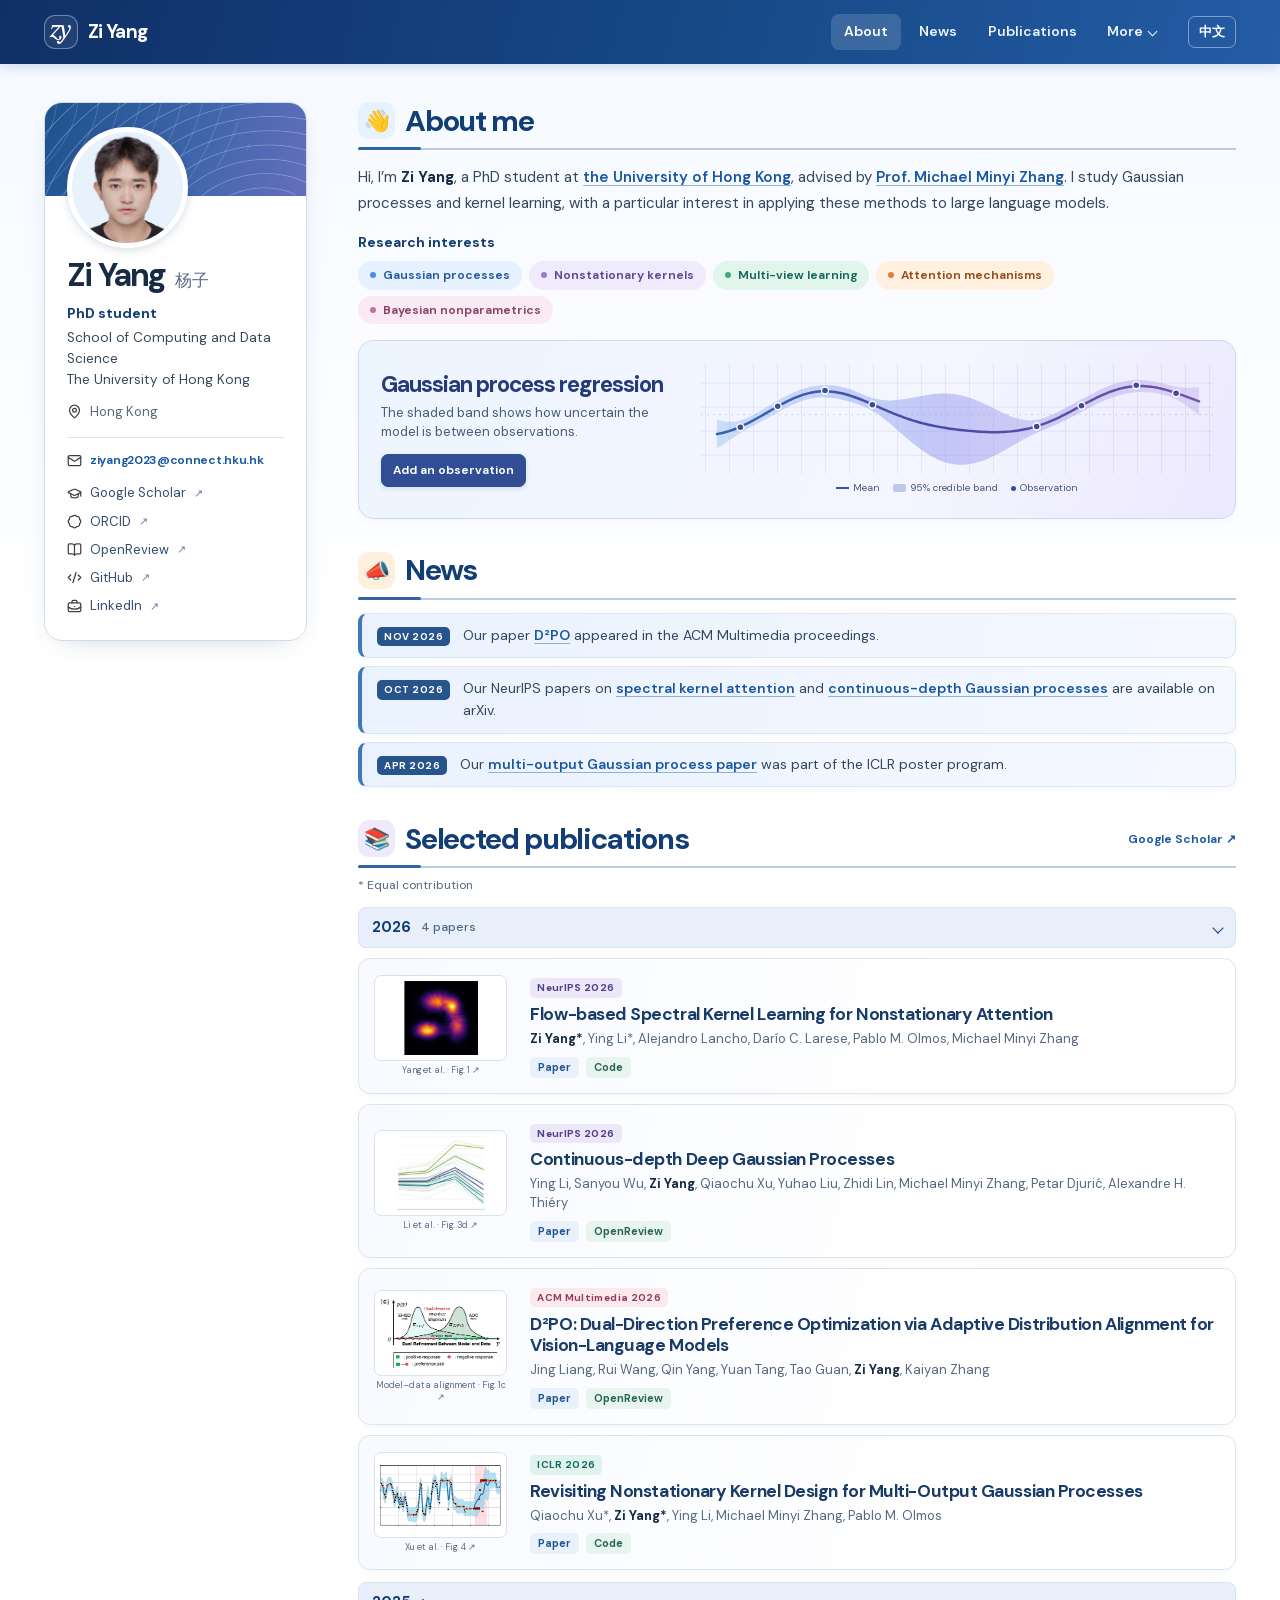
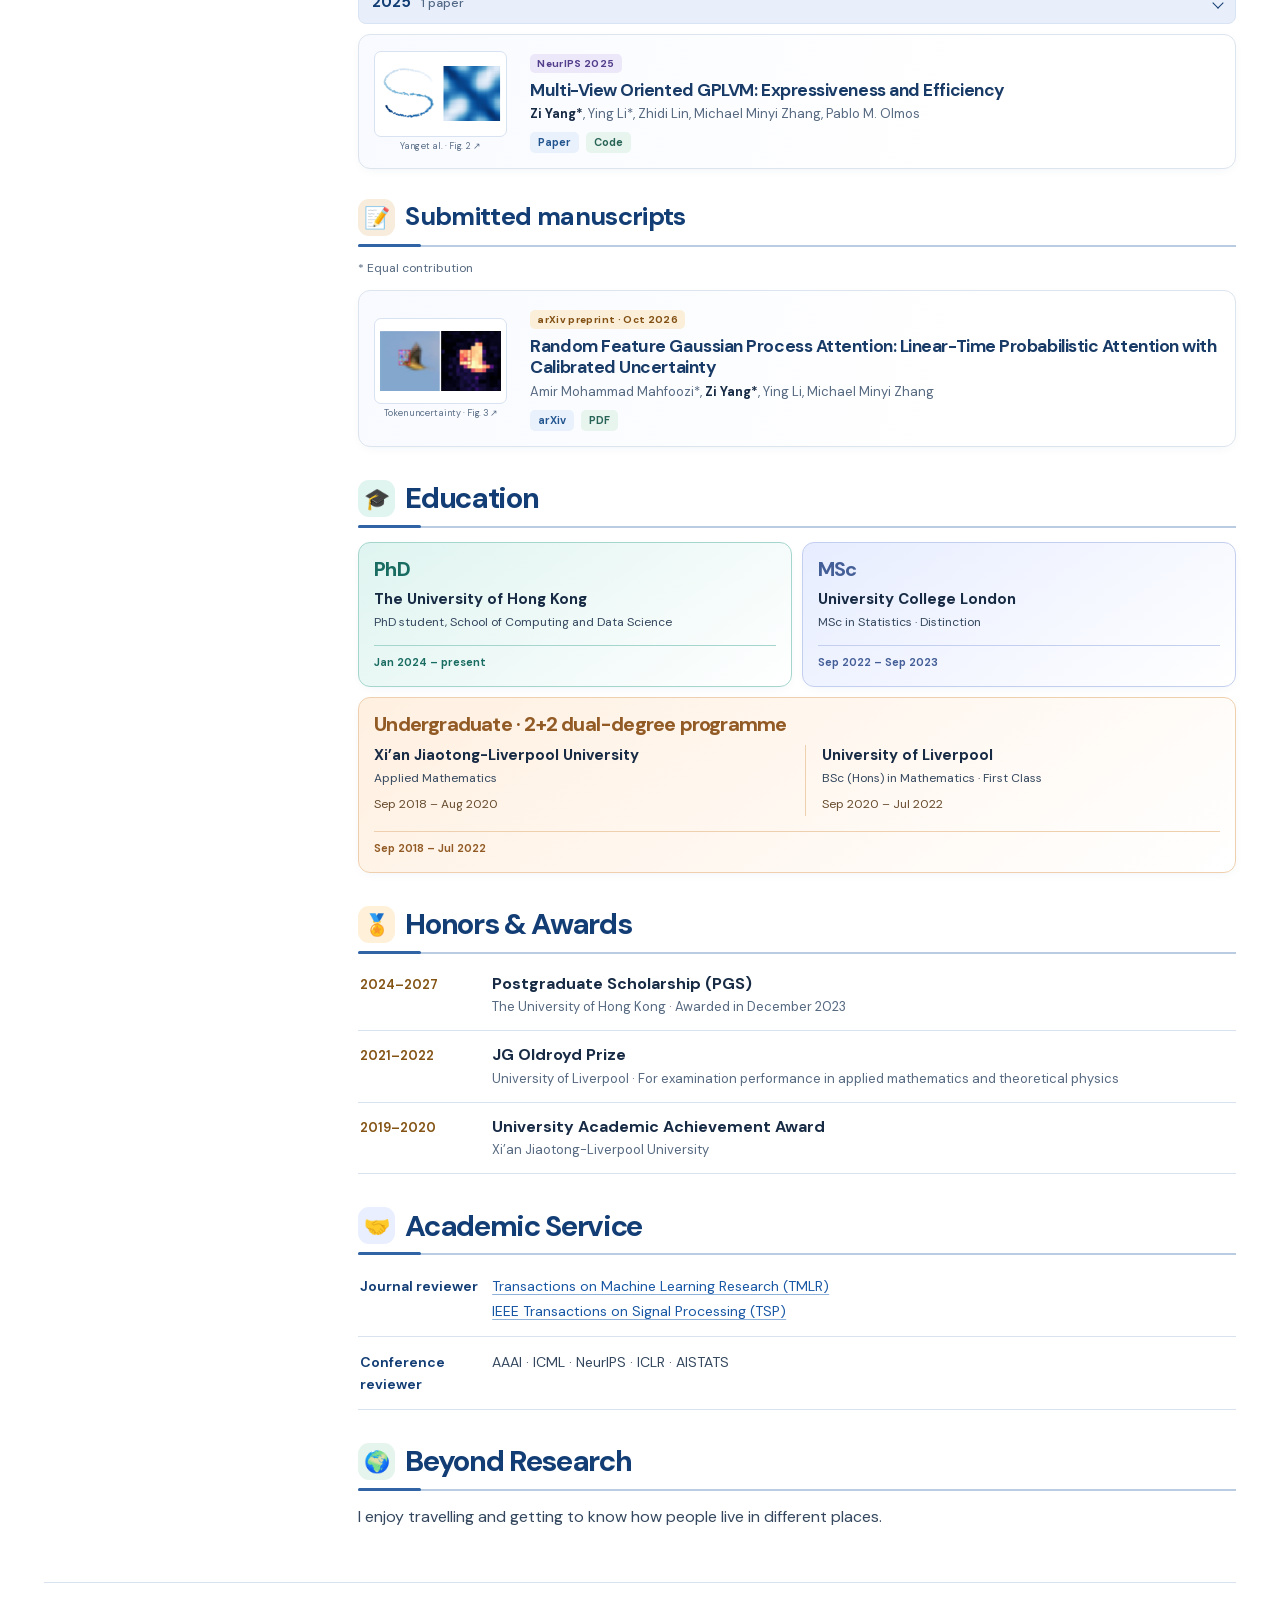
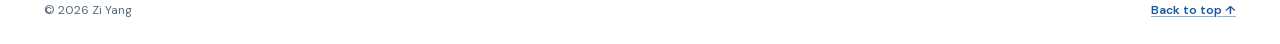
<file: index.html>
<!doctype html>
<html lang="en">
<head>
  <meta charset="utf-8">
  <meta name="viewport" content="width=device-width, initial-scale=1">
  <meta name="referrer" content="no-referrer">
  <meta name="theme-color" content="#103e83">
  <meta name="description" content="Zi Yang is a PhD student at the University of Hong Kong studying Gaussian processes, kernel learning, and their applications to large language models.">
  <title>Zi Yang 杨子 · The University of Hong Kong</title>
  <link rel="canonical" href="https://ziyang18.github.io/">
  <link rel="alternate" hreflang="en" href="https://ziyang18.github.io/">
  <link rel="alternate" hreflang="zh-Hans" href="https://ziyang18.github.io/zh.html">
  <link rel="alternate" hreflang="x-default" href="https://ziyang18.github.io/">
  <link rel="icon" href="assets/favicon.png" type="image/png">
  <link rel="stylesheet" href="style.css">
  <script src="navigation.js" defer></script>
  <script src="assets/kernel-demo.js" defer></script>
</head>
<body id="top">
  <a class="skip" href="#about">Skip to main content</a>
  <header class="masthead">
    <div class="shell masthead-inner">
      <a class="brand" href="#top" aria-label="Zi Yang, back to top">
        <span class="monogram" aria-hidden="true">zy</span>
        <span>Zi Yang</span>
      </a>
      <div class="masthead-actions">
        <nav class="navigation" aria-label="Sections">
          <a href="#about" aria-current="location">About</a>
          <a href="#news">News</a>
          <a href="#publications">Publications</a>
          <details class="more-nav">
            <summary>More</summary>
            <div class="more-links">
              <a href="#education">Education</a>
              <a href="#awards">Honors &amp; Awards</a>
              <a href="#service">Academic Service</a>
              <a href="#beyond">Beyond Research</a>
            </div>
          </details>
        </nav>
        <a class="language-switch" href="zh.html" hreflang="zh-Hans" lang="zh-Hans" aria-label="Switch to Chinese">中文</a>
      </div>
    </div>
  </header>
  <div class="shell layout">
    <aside class="profile" aria-label="Profile and contact information">
      <div class="profile-cover" aria-hidden="true"></div>
      <div class="portrait"><img src="assets/zi-yang.jpg" alt="Portrait of Zi Yang" width="486" height="680"></div>
      <div class="identity">
        <h1>Zi Yang <span lang="zh-Hans">杨子</span></h1>
        <p class="role">PhD student</p>
        <p class="affiliation">School of Computing and Data Science<br>The University of Hong Kong</p>
        <p class="location"><img src="assets/icons/map-pin.svg" width="15" height="15" alt="">Hong Kong</p>
      </div>
      <div class="profile-links">
        <a class="email" href="mailto:ziyang2023@connect.hku.hk"><img src="assets/icons/mail.svg" width="15" height="15" alt="">ziyang2023@connect.hku.hk</a>
        <ul class="profiles" aria-label="Academic and professional profiles">
          <li><a href="https://scholar.google.com/citations?user=_MBYk0YAAAAJ&amp;hl=en"><img src="assets/icons/graduation-cap.svg" width="16" height="16" alt="">Google Scholar <span aria-hidden="true">↗</span></a></li>
          <li><a href="https://orcid.org/0009-0009-1295-5190"><img src="assets/icons/badge.svg" width="16" height="16" alt="">ORCID <span aria-hidden="true">↗</span></a></li>
          <li><a href="https://openreview.net/profile?id=~Zi_Yang8"><img src="assets/icons/book-open.svg" width="16" height="16" alt="">OpenReview <span aria-hidden="true">↗</span></a></li>
          <li><a href="https://github.com/ziyang18"><img src="assets/icons/code-xml.svg" width="16" height="16" alt="">GitHub <span aria-hidden="true">↗</span></a></li>
          <li><a href="https://www.linkedin.com/in/ziyang-209978317/"><img src="assets/icons/briefcase-business.svg" width="16" height="16" alt="">LinkedIn <span aria-hidden="true">↗</span></a></li>
        </ul>
      </div>
    </aside>

    <main>
      <section class="intro" id="about" aria-labelledby="research-heading">
        <div class="section-heading"><h2 id="research-heading"><span class="section-icon" aria-hidden="true">👋</span>About me</h2></div>
        <p class="bio">Hi, I’m <strong>Zi Yang</strong>, a PhD student at <a href="https://www.cds.hku.hk/">the University of Hong Kong</a>, advised by <a href="https://michaelzhang01.github.io/">Prof. Michael Minyi Zhang</a>. I study Gaussian processes and kernel learning, with a particular interest in applying these methods to large language models.</p>

        <h3 class="interests-heading">Research interests</h3>
        <ul class="topics" aria-label="Research interests, each linked to a related paper">
          <li><a href="#cdgp">Gaussian processes</a></li>
          <li><a href="#mo-lrn">Nonstationary kernels</a></li>
          <li><a href="#gplvm">Multi-view learning</a></li>
          <li><a href="#fska">Attention mechanisms</a></li>
          <li><a href="#cdgp">Bayesian nonparametrics</a></li>
        </ul>

        <figure class="research-figure" data-kernel-demo>
          <figcaption>
            <h3>Gaussian process regression</h3>
            <p>The shaded band shows how uncertain the model is between observations.</p>
            <button data-kernel-toggle type="button" hidden>Add an observation</button>
            <span data-kernel-status class="sr-only" aria-live="polite" aria-atomic="true"></span>
          </figcaption>
          <div class="figure-body">
            <div class="figure-plot">
              <img data-kernel-fallback src="assets/gp-posterior.png" alt="Example Gaussian process posterior with a wider credible band in the gap between observations." width="1200" height="500">
              <canvas data-kernel-plot hidden role="img" width="1000" height="400" aria-label="Gaussian process posterior with eight example observations. The 95% credible band widens in the data gap."></canvas>
            </div>
            <div class="legend"><span><i class="line-key"></i>Mean</span><span><i class="band-key"></i>95% credible band</span><span><i class="dot-key"></i>Observation</span></div>
          </div>
        </figure>
      </section>

      <section class="section-block" id="news" aria-labelledby="news-heading">
        <div class="section-heading"><h2 id="news-heading"><span class="section-icon" aria-hidden="true">📣</span>News</h2></div>
        <ul class="news-list">
          <li><time datetime="2026-11">Nov 2026</time><p>Our paper <a href="#d2po">D²PO</a> appeared in the ACM Multimedia proceedings.</p></li>
          <li><time datetime="2026-10">Oct 2026</time><p>Our NeurIPS papers on <a href="#fska">spectral kernel attention</a> and <a href="#cdgp">continuous-depth Gaussian processes</a> are available on arXiv.</p></li>
          <li><time datetime="2026-04">Apr 2026</time><p>Our <a href="#mo-lrn">multi-output Gaussian process paper</a> was part of the ICLR poster program.</p></li>
        </ul>
      </section>

      <section class="section-block" id="publications" aria-labelledby="publications-heading">
        <div class="section-heading"><h2 id="publications-heading"><span class="section-icon" aria-hidden="true">📚</span>Selected publications</h2><a class="section-link" href="https://scholar.google.com/citations?user=_MBYk0YAAAAJ&amp;hl=en">Google Scholar <span aria-hidden="true">↗</span></a></div>
        <p class="contribution"><span aria-hidden="true">*</span> Equal contribution</p>
        <details class="paper-year" open>
          <summary>2026 <span>4 papers</span></summary>
          <div class="papers">
          <article id="fska" class="paper">
            <div class="paper-body">
              <p class="venue">NeurIPS 2026</p>
              <h3><a href="https://arxiv.org/abs/2610.30465">Flow-based Spectral Kernel Learning for Nonstationary Attention</a></h3>
              <p class="authors"><strong>Zi Yang*</strong>, Ying Li*, Alejandro Lancho, Darío C. Larese, Pablo M. Olmos, Michael Minyi Zhang</p>
              <p class="paper-links"><a href="https://arxiv.org/abs/2610.30465">Paper</a><a href="https://github.com/ziyang18/FSKA">Code</a></p>
            </div>
            <a class="paper-figure" href="https://arxiv.org/html/2610.30465v1#S3.F1" aria-label="Spectral density learned by a normalizing flow, Yang et al. · Fig. 1, open source figure">
              <img src="assets/papers/fska.png" alt="Spectral density learned by a normalizing flow" width="122" height="77" loading="lazy">
              <span>Yang et al. · Fig. 1 ↗</span>
            </a>
          </article>
          <article id="cdgp" class="paper">
            <div class="paper-body">
              <p class="venue">NeurIPS 2026</p>
              <h3><a href="https://arxiv.org/abs/2610.30890">Continuous-depth Deep Gaussian Processes</a></h3>
              <p class="authors">Ying Li, Sanyou Wu, <strong>Zi Yang</strong>, Qiaochu Xu, Yuhao Liu, Zhidi Lin, Michael Minyi Zhang, Petar Djurić, Alexandre H. Thiéry</p>
              <p class="paper-links"><a href="https://arxiv.org/abs/2610.30890">Paper</a><a href="https://openreview.net/forum?id=lD5IXHqE11">OpenReview</a></p>
            </div>
            <a class="paper-figure" href="https://arxiv.org/html/2610.30890v1#A6.F3" aria-label="Latent trajectories sampled from FlowDGP, Li et al. · Fig. 3d, open source figure">
              <img src="assets/papers/flow-dgp.png" alt="Latent trajectories sampled from FlowDGP" width="122" height="77" loading="lazy">
              <span>Li et al. · Fig. 3d ↗</span>
            </a>
          </article>
          <article id="d2po" class="paper">
            <a class="paper-figure" href="https://figures.semanticscholar.org/56127a9550c8dddba6dc9d9c1e523be91dec12a2/2-Figure1-1.png" aria-label="D²PO aligns the model and preference data in both directions. Crop of Liang et al., Figure 1(c).">
              <img src="assets/papers/d2po.webp" alt="D²PO aligns the model and preference data in both directions. Crop of Liang et al., Figure 1(c)." width="122" height="77" loading="lazy">
              <span>Model–data alignment · Fig. 1c ↗</span>
            </a>
            <div class="paper-body">
              <p class="venue">ACM Multimedia 2026</p>
              <h3><a href="https://doi.org/10.1145/3767308.3834972">D²PO: Dual-Direction Preference Optimization via Adaptive Distribution Alignment for Vision-Language Models</a></h3>
              <p class="authors">Jing Liang, Rui Wang, Qin Yang, Yuan Tang, Tao Guan, <strong>Zi Yang</strong>, Kaiyan Zhang</p>
              <p class="paper-links"><a href="https://doi.org/10.1145/3767308.3834972">Paper</a><a href="https://openreview.net/forum?id=dvkavVNOj9">OpenReview</a></p>
            </div>
          </article>
          <article id="mo-lrn" class="paper">
            <div class="paper-body">
              <p class="venue">ICLR 2026</p>
              <h3><a href="https://proceedings.iclr.cc/paper_files/paper/2026/hash/9e5f7743a4e753452f73d32da1190202-Abstract-Conference.html">Revisiting Nonstationary Kernel Design for Multi-Output Gaussian Processes</a></h3>
              <p class="authors">Qiaochu Xu*, <strong>Zi Yang*</strong>, Ying Li, Michael Minyi Zhang, Pablo M. Olmos</p>
              <p class="paper-links"><a href="https://proceedings.iclr.cc/paper_files/paper/2026/hash/9e5f7743a4e753452f73d32da1190202-Abstract-Conference.html">Paper</a><a href="https://github.com/KrnteXu/MO-LRN">Code</a></p>
            </div>
            <a class="paper-figure" href="https://proceedings.iclr.cc/paper_files/paper/2026/file/9e5f7743a4e753452f73d32da1190202-Paper-Conference.pdf#page=9" aria-label="Ozone imputation on an air quality dataset, Xu et al. · Fig. 4, open source figure">
              <img src="assets/papers/mo-lrn.png" alt="Ozone imputation on an air quality dataset" width="122" height="77" loading="lazy">
              <span>Xu et al. · Fig. 4 ↗</span>
            </a>
          </article>
          </div>
        </details>
        <details class="paper-year" open>
          <summary>2025 <span>1 paper</span></summary>
          <div class="papers">
          <article id="gplvm" class="paper">
            <div class="paper-body">
              <p class="venue">NeurIPS 2025</p>
              <h3><a href="https://proceedings.neurips.cc/paper_files/paper/2025/hash/5e50b663324972bb8cc7b5c06a059438-Abstract-Conference.html">Multi-View Oriented GPLVM: Expressiveness and Efficiency</a></h3>
              <p class="authors"><strong>Zi Yang*</strong>, Ying Li*, Zhidi Lin, Michael Minyi Zhang, Pablo M. Olmos</p>
              <p class="paper-links"><a href="https://proceedings.neurips.cc/paper_files/paper/2025/hash/5e50b663324972bb8cc7b5c06a059438-Abstract-Conference.html">Paper</a><a href="https://github.com/ziyang18/NG-MVLVM">Code</a></p>
            </div>
            <a class="paper-figure" href="https://arxiv.org/html/2502.08253v2#S4.F3" aria-label="Learned latent variables and a kernel matrix for one view, Yang et al. · Fig. 2, open source figure">
              <img src="assets/papers/multi-view.png" alt="Learned latent variables and a kernel matrix for one view" width="122" height="77" loading="lazy">
              <span>Yang et al. · Fig. 2 ↗</span>
            </a>
          </article>
          </div>
        </details>

        <section class="submitted-manuscripts" id="submitted" aria-labelledby="submitted-heading">
          <div class="section-heading"><h3 id="submitted-heading"><span class="section-icon" aria-hidden="true">📝</span>Submitted manuscripts</h3></div>
          <p class="contribution"><span aria-hidden="true">*</span> Equal contribution</p>
          <article id="rff-gpa" class="paper">
            <a class="paper-figure" href="https://arxiv.org/html/2610.08578v1#S4.F3" aria-label="A corrupted bird image alongside its token-wise posterior uncertainty map. Crop of Mahfoozi et al., Figure 3.">
              <img src="assets/papers/rff-gpa.webp" alt="A corrupted bird image alongside its token-wise posterior uncertainty map. Crop of Mahfoozi et al., Figure 3." width="122" height="77" loading="lazy">
              <span>Token uncertainty · Fig. 3 ↗</span>
            </a>
            <div class="paper-body">
              <p class="venue">arXiv preprint · Oct 2026</p>
              <h3><a href="https://arxiv.org/abs/2610.08578" lang="en">Random Feature Gaussian Process Attention: Linear-Time Probabilistic Attention with Calibrated Uncertainty</a></h3>
              <p class="authors">Amir Mohammad Mahfoozi*, <strong>Zi Yang*</strong>, Ying Li, Michael Minyi Zhang</p>
              <p class="paper-links"><a href="https://arxiv.org/abs/2610.08578">arXiv</a><a href="https://arxiv.org/pdf/2610.08578">PDF</a></p>
            </div>
          </article>
        </section>
      </section>

      <section class="section-block" id="education" aria-labelledby="education-heading">
        <div class="section-heading"><h2 id="education-heading"><span class="section-icon" aria-hidden="true">🎓</span>Education</h2></div>
        <ol class="education-list">
          <li><span class="degree">PhD</span><h3>The University of Hong Kong</h3><p>PhD student, School of Computing and Data Science</p><span class="degree-date">Jan 2024 – present</span></li>
          <li><span class="degree">MSc</span><h3>University College London</h3><p>MSc in Statistics · Distinction</p><span class="degree-date">Sep 2022 – Sep 2023</span></li>
          <li class="dual-degree">
            <span class="degree">Undergraduate · 2+2 dual-degree programme</span>
            <div class="degree-stages">
              <div><h3>Xi’an Jiaotong-Liverpool University</h3><p>Applied Mathematics</p><span class="stage-date">Sep 2018 – Aug 2020</span></div>
              <div><h3>University of Liverpool</h3><p>BSc (Hons) in Mathematics · First Class</p><span class="stage-date">Sep 2020 – Jul 2022</span></div>
            </div>
            <span class="degree-date">Sep 2018 – Jul 2022</span>
          </li>
        </ol>
      </section>

      <section class="section-block" id="awards" aria-labelledby="awards-heading">
        <div class="section-heading"><h2 id="awards-heading"><span class="section-icon" aria-hidden="true">🏅</span>Honors &amp; Awards</h2></div>
        <ul class="award-list">
          <li><span class="award-date">2024–2027</span><div><h3>Postgraduate Scholarship (PGS)</h3><p>The University of Hong Kong · Awarded in December 2023</p></div></li>
          <li><span class="award-date">2021–2022</span><div><h3>JG Oldroyd Prize</h3><p>University of Liverpool · For examination performance in applied mathematics and theoretical physics</p></div></li>
          <li><span class="award-date">2019–2020</span><div><h3>University Academic Achievement Award</h3><p>Xi’an Jiaotong-Liverpool University</p></div></li>
        </ul>
      </section>

      <section class="section-block" id="service" aria-labelledby="service-heading">
        <div class="section-heading"><h2 id="service-heading"><span class="section-icon" aria-hidden="true">🤝</span>Academic Service</h2></div>
        <dl class="service-list">
          <div><dt>Journal reviewer</dt><dd><a href="https://jmlr.org/tmlr/" lang="en">Transactions on Machine Learning Research (TMLR)</a><br><a href="https://signalprocessingsociety.org/publications-resources/ieee-transactions-signal-processing" lang="en">IEEE Transactions on Signal Processing (TSP)</a></dd></div>
          <div><dt>Conference reviewer</dt><dd lang="en">AAAI · ICML · NeurIPS · ICLR · AISTATS</dd></div>
        </dl>
      </section>

      <section class="section-block" id="beyond" aria-labelledby="beyond-heading">
        <div class="section-heading"><h2 id="beyond-heading"><span class="section-icon" aria-hidden="true">🌍</span>Beyond Research</h2></div>
        <p class="life-note">I enjoy travelling and getting to know how people live in different places.</p>
      </section>
    </main>
  </div>
  <footer class="shell page-footer"><span>© 2026 Zi Yang</span><a href="#top">Back to top <span aria-hidden="true">↑</span></a></footer>
</body>
</html>
</file>
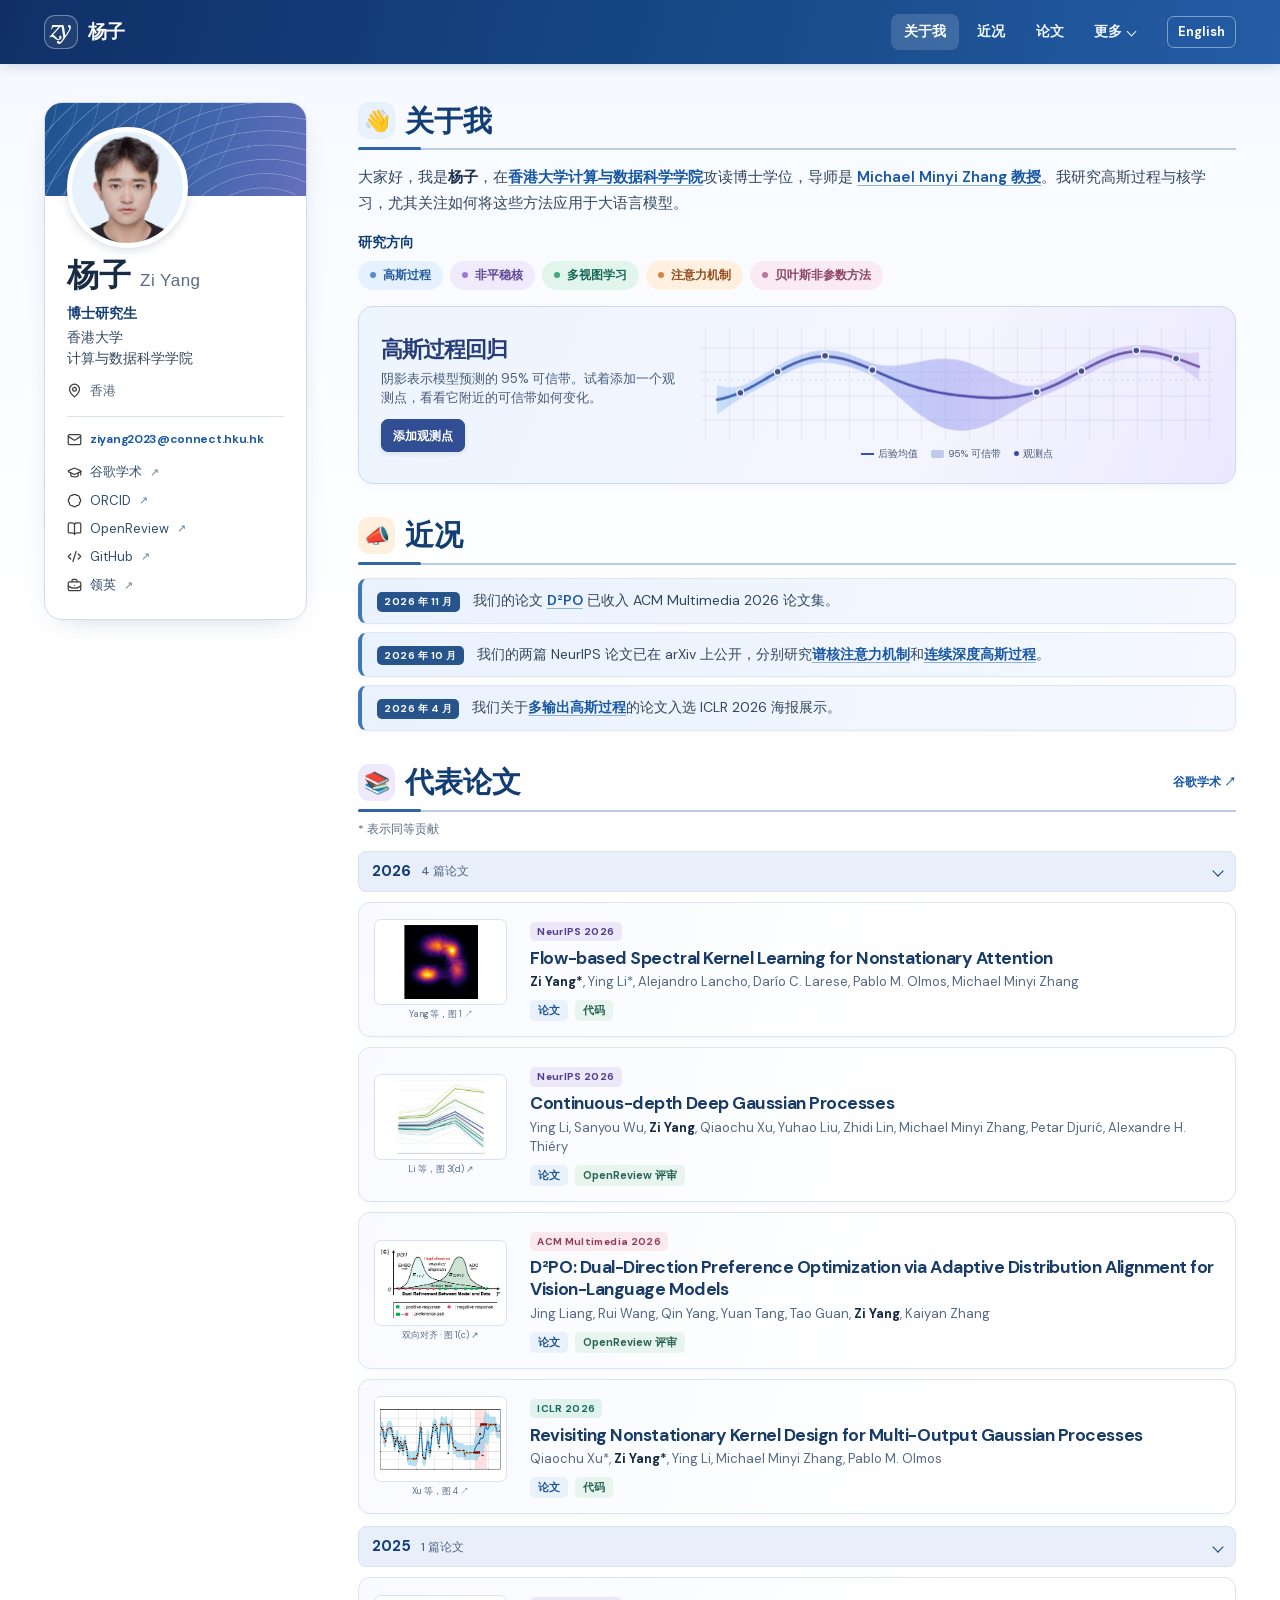
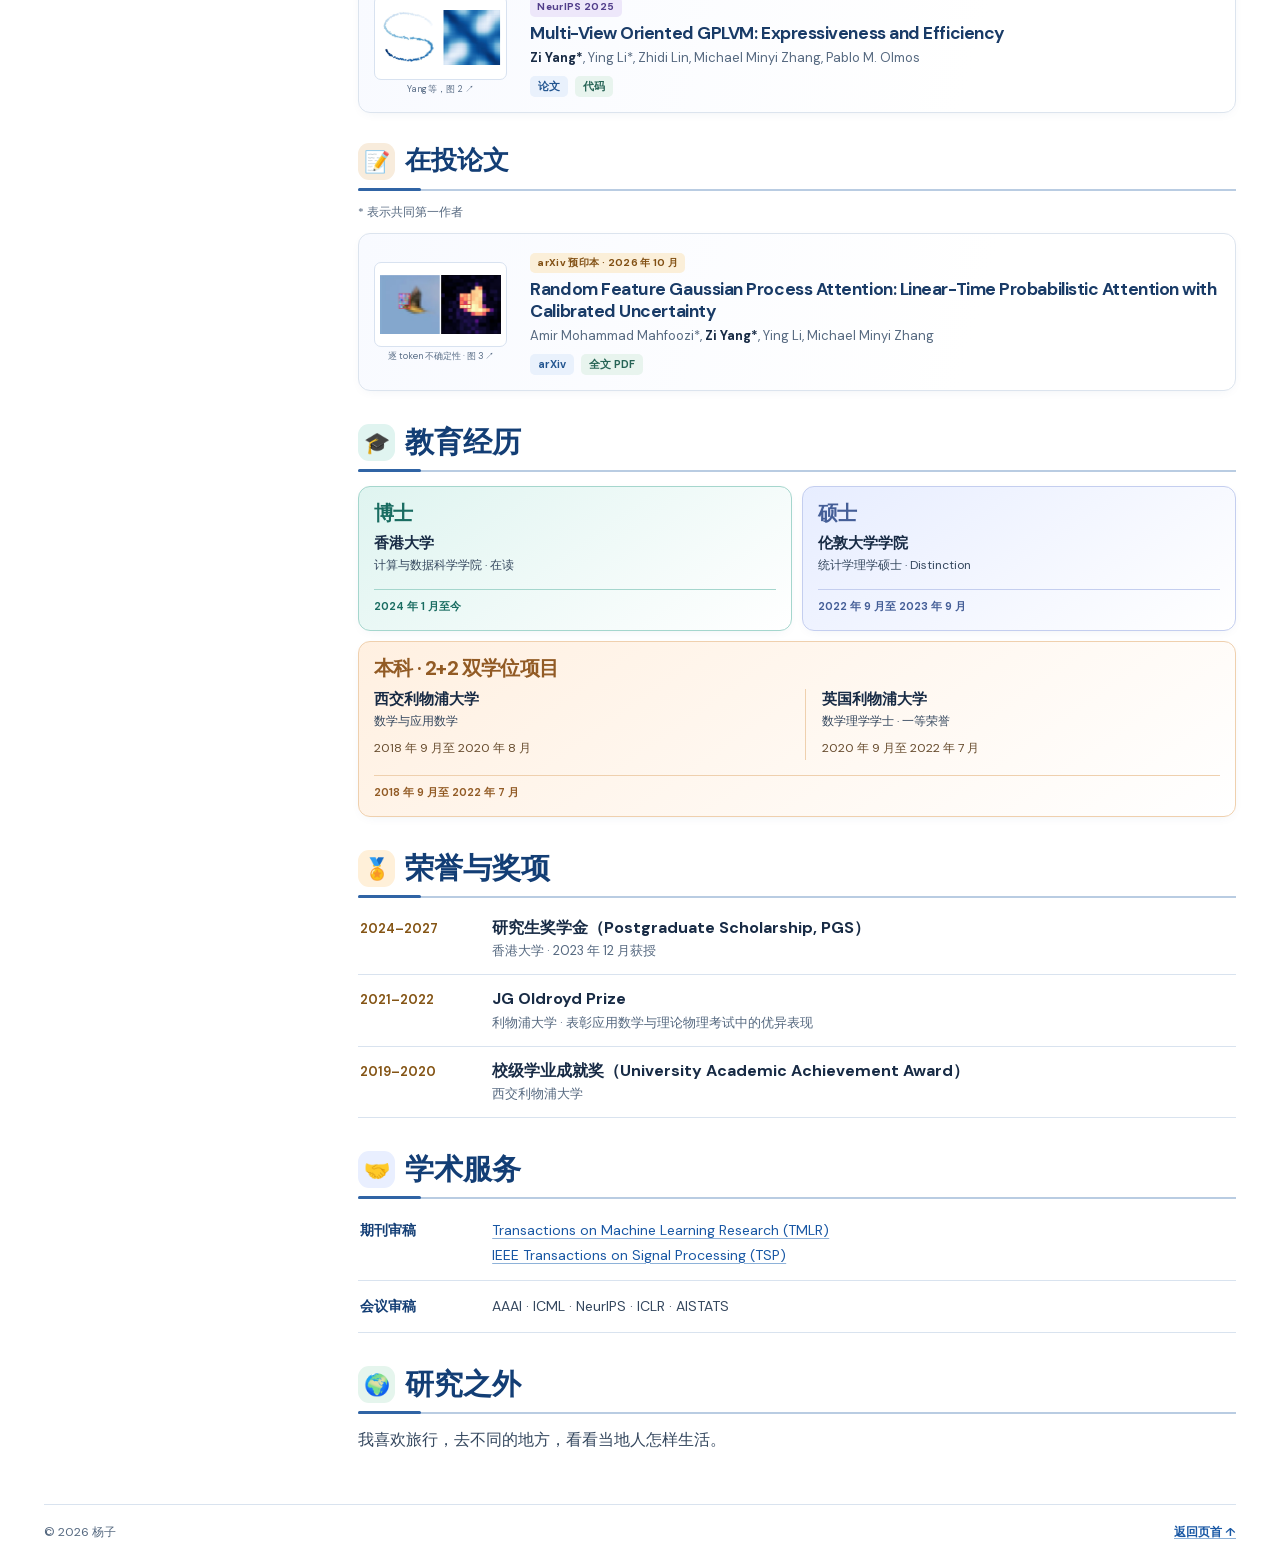
<file: zh.html>
<!doctype html>
<html lang="zh-Hans">
<head>
  <meta charset="utf-8">
  <meta name="viewport" content="width=device-width, initial-scale=1">
  <meta name="referrer" content="no-referrer">
  <meta name="theme-color" content="#103e83">
  <meta name="description" content="杨子，香港大学计算与数据科学学院博士研究生，研究高斯过程、核学习及其在大语言模型中的应用。">
  <title>杨子 Zi Yang · 香港大学</title>
  <link rel="canonical" href="https://ziyang18.github.io/zh.html">
  <link rel="alternate" hreflang="en" href="https://ziyang18.github.io/">
  <link rel="alternate" hreflang="zh-Hans" href="https://ziyang18.github.io/zh.html">
  <link rel="alternate" hreflang="x-default" href="https://ziyang18.github.io/">
  <link rel="icon" href="assets/favicon.png" type="image/png">
  <link rel="stylesheet" href="style.css">
  <script src="navigation.js" defer></script>
  <script src="assets/kernel-demo.js" defer></script>
</head>
<body id="top">
  <a class="skip" href="#about">跳至正文</a>
  <header class="masthead">
    <div class="shell masthead-inner">
      <a class="brand" href="#top" aria-label="杨子，返回页首">
        <span class="monogram" aria-hidden="true">zy</span>
        <span>杨子</span>
      </a>
      <div class="masthead-actions">
        <nav class="navigation" aria-label="栏目导航">
          <a href="#about" aria-current="location">关于我</a>
          <a href="#news">近况</a>
          <a href="#publications">论文</a>
          <details class="more-nav">
            <summary>更多</summary>
            <div class="more-links">
              <a href="#education">教育经历</a>
              <a href="#awards">荣誉与奖项</a>
              <a href="#service">学术服务</a>
              <a href="#beyond">研究之外</a>
            </div>
          </details>
        </nav>
        <a class="language-switch" href="index.html" lang="en" hreflang="en" aria-label="切换为英文">English</a>
      </div>
    </div>
  </header>
  <div class="shell layout">
    <aside class="profile" aria-label="个人资料与联系方式">
      <div class="profile-cover" aria-hidden="true"></div>
      <div class="portrait"><img src="assets/zi-yang.jpg" alt="杨子的照片" width="486" height="680"></div>
      <div class="identity">
        <h1>杨子 <span lang="en">Zi Yang</span></h1>
        <p class="role">博士研究生</p>
        <p class="affiliation">香港大学<br>计算与数据科学学院</p>
        <p class="location"><img src="assets/icons/map-pin.svg" width="15" height="15" alt="">香港</p>
      </div>
      <div class="profile-links">
        <a class="email" href="mailto:ziyang2023@connect.hku.hk"><img src="assets/icons/mail.svg" width="15" height="15" alt="">ziyang2023@connect.hku.hk</a>
        <ul class="profiles" aria-label="学术主页与职业档案">
          <li><a href="https://scholar.google.com/citations?user=_MBYk0YAAAAJ&amp;hl=zh-CN"><img src="assets/icons/graduation-cap.svg" width="16" height="16" alt="">谷歌学术 <span aria-hidden="true">↗</span></a></li>
          <li><a href="https://orcid.org/0009-0009-1295-5190"><img src="assets/icons/badge.svg" width="16" height="16" alt="">ORCID <span aria-hidden="true">↗</span></a></li>
          <li><a href="https://openreview.net/profile?id=~Zi_Yang8"><img src="assets/icons/book-open.svg" width="16" height="16" alt="">OpenReview <span aria-hidden="true">↗</span></a></li>
          <li><a href="https://github.com/ziyang18"><img src="assets/icons/code-xml.svg" width="16" height="16" alt="">GitHub <span aria-hidden="true">↗</span></a></li>
          <li><a href="https://www.linkedin.com/in/ziyang-209978317/"><img src="assets/icons/briefcase-business.svg" width="16" height="16" alt="">领英 <span aria-hidden="true">↗</span></a></li>
        </ul>
      </div>
    </aside>

    <main>
      <section class="intro" id="about" aria-labelledby="research-heading">
        <div class="section-heading"><h2 id="research-heading"><span class="section-icon" aria-hidden="true">👋</span>关于我</h2></div>
        <p class="bio">大家好，我是<strong>杨子</strong>，在<a href="https://www.cds.hku.hk/">香港大学计算与数据科学学院</a>攻读博士学位，导师是 <a href="https://michaelzhang01.github.io/">Michael Minyi Zhang 教授</a>。我研究高斯过程与核学习，尤其关注如何将这些方法应用于大语言模型。</p>

        <h3 class="interests-heading">研究方向</h3>
        <ul class="topics" aria-label="研究方向，点击可跳至相关论文">
          <li><a href="#cdgp">高斯过程</a></li>
          <li><a href="#mo-lrn">非平稳核</a></li>
          <li><a href="#gplvm">多视图学习</a></li>
          <li><a href="#fska">注意力机制</a></li>
          <li><a href="#cdgp">贝叶斯非参数方法</a></li>
        </ul>

        <figure class="research-figure" data-kernel-demo>
          <figcaption>
            <h3>高斯过程回归</h3>
            <p>阴影表示模型预测的 95% 可信带。试着添加一个观测点，看看它附近的可信带如何变化。</p>
            <button data-kernel-toggle type="button" hidden>添加观测点</button>
            <span data-kernel-status class="sr-only" aria-live="polite" aria-atomic="true"></span>
          </figcaption>
          <div class="figure-body">
            <div class="figure-plot">
              <img data-kernel-fallback src="assets/gp-posterior.png" alt="高斯过程回归示意图。远离观测点时，后验预测的可信带变宽。" width="1200" height="500">
              <canvas data-kernel-plot hidden role="img" width="1000" height="400" aria-label="根据八个示例观测点得到的高斯过程后验分布。在缺少观测的区域，95% 可信带变宽。"></canvas>
            </div>
            <div class="legend"><span><i class="line-key"></i>后验均值</span><span><i class="band-key"></i>95% 可信带</span><span><i class="dot-key"></i>观测点</span></div>
          </div>
        </figure>
      </section>

      <section class="section-block" id="news" aria-labelledby="news-heading">
        <div class="section-heading"><h2 id="news-heading"><span class="section-icon" aria-hidden="true">📣</span>近况</h2></div>
        <ul class="news-list">
          <li><time datetime="2026-11">2026 年 11 月</time><p>我们的论文 <a href="#d2po">D²PO</a> 已收入 ACM Multimedia 2026 论文集。</p></li>
          <li><time datetime="2026-10">2026 年 10 月</time><p>我们的两篇 NeurIPS 论文已在 arXiv 上公开，分别研究<a href="#fska">谱核注意力机制</a>和<a href="#cdgp">连续深度高斯过程</a>。</p></li>
          <li><time datetime="2026-04">2026 年 4 月</time><p>我们关于<a href="#mo-lrn">多输出高斯过程</a>的论文入选 ICLR 2026 海报展示。</p></li>
        </ul>
      </section>

      <section class="section-block" id="publications" aria-labelledby="publications-heading">
        <div class="section-heading"><h2 id="publications-heading"><span class="section-icon" aria-hidden="true">📚</span>代表论文</h2><a class="section-link" href="https://scholar.google.com/citations?user=_MBYk0YAAAAJ&amp;hl=zh-CN">谷歌学术 <span aria-hidden="true">↗</span></a></div>
        <p class="contribution"><span aria-hidden="true">*</span> 表示同等贡献</p>
        <details class="paper-year" open>
          <summary>2026 <span>4 篇论文</span></summary>
          <div class="papers">
          <article id="fska" class="paper">
            <div class="paper-body">
              <p class="venue">NeurIPS 2026</p>
              <h3 lang="en"><a href="https://arxiv.org/abs/2610.30465">Flow-based Spectral Kernel Learning for Nonstationary Attention</a></h3>
              <p class="authors" lang="en"><strong>Zi Yang*</strong>, Ying Li*, Alejandro Lancho, Darío C. Larese, Pablo M. Olmos, Michael Minyi Zhang</p>
              <p class="paper-links"><a href="https://arxiv.org/abs/2610.30465">论文</a><a href="https://github.com/ziyang18/FSKA">代码</a></p>
            </div>
            <a class="paper-figure" href="https://arxiv.org/html/2610.30465v1#S3.F1" aria-label="归一化流学到的谱密度，Yang 等，图 1，查看论文原图">
              <img src="assets/papers/fska.png" alt="归一化流学到的谱密度" width="122" height="77" loading="lazy">
              <span>Yang 等，图 1 ↗</span>
            </a>
          </article>
          <article id="cdgp" class="paper">
            <div class="paper-body">
              <p class="venue">NeurIPS 2026</p>
              <h3 lang="en"><a href="https://arxiv.org/abs/2610.30890">Continuous-depth Deep Gaussian Processes</a></h3>
              <p class="authors" lang="en">Ying Li, Sanyou Wu, <strong>Zi Yang</strong>, Qiaochu Xu, Yuhao Liu, Zhidi Lin, Michael Minyi Zhang, Petar Djurić, Alexandre H. Thiéry</p>
              <p class="paper-links"><a href="https://arxiv.org/abs/2610.30890">论文</a><a href="https://openreview.net/forum?id=lD5IXHqE11">OpenReview 评审</a></p>
            </div>
            <a class="paper-figure" href="https://arxiv.org/html/2610.30890v1#A6.F3" aria-label="从 FlowDGP 采样得到的潜在轨迹，Li 等，图 3(d)，查看论文原图">
              <img src="assets/papers/flow-dgp.png" alt="从 FlowDGP 采样得到的潜在轨迹" width="122" height="77" loading="lazy">
              <span>Li 等，图 3(d) ↗</span>
            </a>
          </article>
          <article id="d2po" class="paper">
            <a class="paper-figure" href="https://figures.semanticscholar.org/56127a9550c8dddba6dc9d9c1e523be91dec12a2/2-Figure1-1.png" aria-label="D²PO 在模型与偏好数据之间进行双向对齐。节选自 Liang 等的图 1(c)。">
              <img src="assets/papers/d2po.webp" alt="D²PO 在模型与偏好数据之间进行双向对齐。节选自 Liang 等的图 1(c)。" width="122" height="77" loading="lazy">
              <span>双向对齐 · 图 1(c) ↗</span>
            </a>
            <div class="paper-body">
              <p class="venue">ACM Multimedia 2026</p>
              <h3 lang="en"><a href="https://doi.org/10.1145/3767308.3834972">D²PO: Dual-Direction Preference Optimization via Adaptive Distribution Alignment for Vision-Language Models</a></h3>
              <p class="authors" lang="en">Jing Liang, Rui Wang, Qin Yang, Yuan Tang, Tao Guan, <strong>Zi Yang</strong>, Kaiyan Zhang</p>
              <p class="paper-links"><a href="https://doi.org/10.1145/3767308.3834972">论文</a><a href="https://openreview.net/forum?id=dvkavVNOj9">OpenReview 评审</a></p>
            </div>
          </article>
          <article id="mo-lrn" class="paper">
            <div class="paper-body">
              <p class="venue">ICLR 2026</p>
              <h3 lang="en"><a href="https://proceedings.iclr.cc/paper_files/paper/2026/hash/9e5f7743a4e753452f73d32da1190202-Abstract-Conference.html">Revisiting Nonstationary Kernel Design for Multi-Output Gaussian Processes</a></h3>
              <p class="authors" lang="en">Qiaochu Xu*, <strong>Zi Yang*</strong>, Ying Li, Michael Minyi Zhang, Pablo M. Olmos</p>
              <p class="paper-links"><a href="https://proceedings.iclr.cc/paper_files/paper/2026/hash/9e5f7743a4e753452f73d32da1190202-Abstract-Conference.html">论文</a><a href="https://github.com/KrnteXu/MO-LRN">代码</a></p>
            </div>
            <a class="paper-figure" href="https://proceedings.iclr.cc/paper_files/paper/2026/file/9e5f7743a4e753452f73d32da1190202-Paper-Conference.pdf#page=9" aria-label="空气质量数据集中臭氧缺失值的插补结果，Xu 等，图 4，查看论文原图">
              <img src="assets/papers/mo-lrn.png" alt="空气质量数据集中臭氧缺失值的插补结果" width="122" height="77" loading="lazy">
              <span>Xu 等，图 4 ↗</span>
            </a>
          </article>
          </div>
        </details>
        <details class="paper-year" open>
          <summary>2025 <span>1 篇论文</span></summary>
          <div class="papers">
          <article id="gplvm" class="paper">
            <div class="paper-body">
              <p class="venue">NeurIPS 2025</p>
              <h3 lang="en"><a href="https://proceedings.neurips.cc/paper_files/paper/2025/hash/5e50b663324972bb8cc7b5c06a059438-Abstract-Conference.html">Multi-View Oriented GPLVM: Expressiveness and Efficiency</a></h3>
              <p class="authors" lang="en"><strong>Zi Yang*</strong>, Ying Li*, Zhidi Lin, Michael Minyi Zhang, Pablo M. Olmos</p>
              <p class="paper-links"><a href="https://proceedings.neurips.cc/paper_files/paper/2025/hash/5e50b663324972bb8cc7b5c06a059438-Abstract-Conference.html">论文</a><a href="https://github.com/ziyang18/NG-MVLVM">代码</a></p>
            </div>
            <a class="paper-figure" href="https://arxiv.org/html/2502.08253v2#S4.F3" aria-label="模型学到的潜变量与其中一个视图的核矩阵，Yang 等，图 2，查看论文原图">
              <img src="assets/papers/multi-view.png" alt="模型学到的潜变量与其中一个视图的核矩阵" width="122" height="77" loading="lazy">
              <span>Yang 等，图 2 ↗</span>
            </a>
          </article>
          </div>
        </details>

        <section class="submitted-manuscripts" id="submitted" aria-labelledby="submitted-heading">
          <div class="section-heading"><h3 id="submitted-heading"><span class="section-icon" aria-hidden="true">📝</span>在投论文</h3></div>
          <p class="contribution"><span aria-hidden="true">*</span> 表示共同第一作者</p>
          <article id="rff-gpa" class="paper">
            <a class="paper-figure" href="https://arxiv.org/html/2610.08578v1#S4.F3" aria-label="受扰动的鸟类图像及其逐 token 后验不确定性图。节选自 Mahfoozi 等的图 3。">
              <img src="assets/papers/rff-gpa.webp" alt="受扰动的鸟类图像及其逐 token 后验不确定性图。节选自 Mahfoozi 等的图 3。" width="122" height="77" loading="lazy">
              <span>逐 token 不确定性 · 图 3 ↗</span>
            </a>
            <div class="paper-body">
              <p class="venue">arXiv 预印本 · 2026 年 10 月</p>
              <h3><a href="https://arxiv.org/abs/2610.08578" lang="en">Random Feature Gaussian Process Attention: Linear-Time Probabilistic Attention with Calibrated Uncertainty</a></h3>
              <p class="authors">Amir Mohammad Mahfoozi*, <strong>Zi Yang*</strong>, Ying Li, Michael Minyi Zhang</p>
              <p class="paper-links"><a href="https://arxiv.org/abs/2610.08578">arXiv</a><a href="https://arxiv.org/pdf/2610.08578">全文 PDF</a></p>
            </div>
          </article>
        </section>
      </section>

      <section class="section-block" id="education" aria-labelledby="education-heading">
        <div class="section-heading"><h2 id="education-heading"><span class="section-icon" aria-hidden="true">🎓</span>教育经历</h2></div>
        <ol class="education-list">
          <li><span class="degree">博士</span><h3>香港大学</h3><p>计算与数据科学学院 · 在读</p><span class="degree-date">2024 年 1 月至今</span></li>
          <li><span class="degree">硕士</span><h3>伦敦大学学院</h3><p>统计学理学硕士 · Distinction</p><span class="degree-date">2022 年 9 月至 2023 年 9 月</span></li>
          <li class="dual-degree">
            <span class="degree">本科 · 2+2 双学位项目</span>
            <div class="degree-stages">
              <div><h3>西交利物浦大学</h3><p>数学与应用数学</p><span class="stage-date">2018 年 9 月至 2020 年 8 月</span></div>
              <div><h3>英国利物浦大学</h3><p>数学理学学士 · 一等荣誉</p><span class="stage-date">2020 年 9 月至 2022 年 7 月</span></div>
            </div>
            <span class="degree-date">2018 年 9 月至 2022 年 7 月</span>
          </li>
        </ol>
      </section>

      <section class="section-block" id="awards" aria-labelledby="awards-heading">
        <div class="section-heading"><h2 id="awards-heading"><span class="section-icon" aria-hidden="true">🏅</span>荣誉与奖项</h2></div>
        <ul class="award-list">
          <li><span class="award-date">2024–2027</span><div><h3>研究生奖学金（Postgraduate Scholarship, PGS）</h3><p>香港大学 · 2023 年 12 月获授</p></div></li>
          <li><span class="award-date">2021–2022</span><div><h3>JG Oldroyd Prize</h3><p>利物浦大学 · 表彰应用数学与理论物理考试中的优异表现</p></div></li>
          <li><span class="award-date">2019–2020</span><div><h3>校级学业成就奖（University Academic Achievement Award）</h3><p>西交利物浦大学</p></div></li>
        </ul>
      </section>

      <section class="section-block" id="service" aria-labelledby="service-heading">
        <div class="section-heading"><h2 id="service-heading"><span class="section-icon" aria-hidden="true">🤝</span>学术服务</h2></div>
        <dl class="service-list">
          <div><dt>期刊审稿</dt><dd><a href="https://jmlr.org/tmlr/" lang="en">Transactions on Machine Learning Research (TMLR)</a><br><a href="https://signalprocessingsociety.org/publications-resources/ieee-transactions-signal-processing" lang="en">IEEE Transactions on Signal Processing (TSP)</a></dd></div>
          <div><dt>会议审稿</dt><dd lang="en">AAAI · ICML · NeurIPS · ICLR · AISTATS</dd></div>
        </dl>
      </section>

      <section class="section-block" id="beyond" aria-labelledby="beyond-heading">
        <div class="section-heading"><h2 id="beyond-heading"><span class="section-icon" aria-hidden="true">🌍</span>研究之外</h2></div>
        <p class="life-note">我喜欢旅行，去不同的地方，看看当地人怎样生活。</p>
      </section>
    </main>
  </div>
  <footer class="shell page-footer"><span>© 2026 杨子</span><a href="#top">返回页首 <span aria-hidden="true">↑</span></a></footer>
</body>
</html>
</file>
<file: style.css>
@font-face {
  font-family: "DM Sans";
  src: url("assets/fonts/dm-sans.woff2") format("woff2");
  font-weight: 100 900;
  font-display: swap;
}
@font-face {
  font-family: "STIX Two Text";
  src: url("assets/fonts/stix-two-text-italic.woff2") format("woff2");
  font-style: italic;
  font-weight: 400 700;
  font-display: swap;
}
:root {
  --navy: #133e75;
  --link: #1857a4;
  --ink: #182b45;
  --body: #34475e;
  --muted: #566980;
  --line: #d9e3ef;
  --soft-shadow: 0 3px 13px -7px #294b7826;
  --sans: "DM Sans", -apple-system, BlinkMacSystemFont, "Segoe UI", sans-serif;
  --ease: cubic-bezier(.2,.75,.25,1);
  color-scheme: light;
}
* { box-sizing: border-box; }
[hidden] { display: none !important; }
html { scroll-behavior: smooth; scroll-padding-top: 88px; }
body { margin: 0; font: 16px/1.55 var(--sans); color: var(--body); background: linear-gradient(#f5f9ff, #fff 650px); }
h1, h2, h3, p, ul, ol, figure { margin: 0; }
ul, ol { list-style: none; padding: 0; }
img { display: block; max-width: 100%; }
button { font: inherit; }
a { color: var(--link); text-underline-offset: .18em; text-decoration-color: #8eb2d9; }
a:hover { text-decoration-color: currentColor; }
:where(a,button,summary):focus-visible { outline: 3px solid #a75a10; outline-offset: 3px; border-radius: 4px; }
.skip { position: fixed; top: -7rem; left: 1rem; z-index: 10; background: white; padding: 9px 15px; }
.skip:focus { top: 12px; }
.sr-only { position: absolute; width: 1px; height: 1px; padding: 0; margin: -1px; overflow: hidden; clip-path: inset(50%); white-space: nowrap; border: 0; }
.shell { width: calc(100% - 88px); max-width: 1232px; margin-inline: auto; }

/* A compact blue masthead keeps the sections within reach. */
.masthead { position: sticky; top: 0; z-index: 4; background: linear-gradient(105deg,#102f67 0%,#164986 55%,#245ca5 100%); box-shadow: 0 3px 12px #163f772b; }
.masthead-inner { display: flex; align-items: center; justify-content: space-between; gap: 15px; height: 64px; }
.brand { display: flex; align-items: center; gap: 10px; color: white; text-decoration: none; font-weight: 700; font-size: 19px; letter-spacing: -.035em; }
.monogram { display: grid; place-items: center; height: 34px; width: 34px; padding: 0 3px 4px 0; border: 1px solid #ffffff5c; border-radius: 11px; background: #ffffff12; font: italic 500 27px/1 "STIX Two Text",Georgia,serif; letter-spacing: -.09em; }
.navigation { display: flex; align-items: center; gap: 5px; }
.navigation a { position: relative; padding: 7px 13px; border-radius: 8px; color: #eef5ff; text-decoration: none; font-size: 14px; font-weight: 600; transition: background-color .2s,color .2s; }
.navigation a:hover { background: #ffffff15; }
.navigation a[aria-current] { color: white; background: #ffffff26; }
.navigation a::after { content: ""; position: absolute; left: 14px; right: 14px; bottom: 4px; height: 2px; background: #bfe4ff; border-radius: 2px; transform: scaleX(0); transform-origin: left; transition: transform .22s var(--ease); }
.navigation a:hover::after, .navigation a:focus-visible::after { transform: scaleX(1); }
.masthead a:focus-visible { outline-color: #ffde9d; }

.layout { display: grid; grid-template-columns: clamp(223px,21vw,263px) minmax(0,1fr); gap: clamp(32px,4vw,65px); align-items: start; padding-block: clamp(26px,3vw,44px) 52px; }
main { min-width: 0; }
.profile { --pad: 22px; position: relative; isolation: isolate; border-radius: 18px; border: 1px solid #cedded; background: white; box-shadow: 0 8px 28px -18px #22476c6e; padding: 24px var(--pad) 20px; }
@media (min-width: 871px) and (min-height: 720px) {
  .profile { position: sticky; top: 90px; }
}
.profile-cover { position: absolute; z-index: -1; inset: 0 0 auto; height: 93px; border-radius: 17px 17px 0 0; overflow: hidden; background: linear-gradient(110deg,#1c528c,#4266ad 60%,#656fbb); }
.profile-cover::before, .profile-cover::after { content: ""; position: absolute; inset: -20% -6%; background: repeating-radial-gradient(ellipse at 73% 129%, transparent 0 10px, #dceaff55 11px, transparent 12px 18px); transform: rotate(-10deg); }
.profile-cover::after { inset: -50% 30% -40% -45%; opacity: .38; transform: rotate(-30deg); background: repeating-radial-gradient(ellipse at 25% 10%, transparent 0 14px, #d5faff80 15px, transparent 16px 23px); }
.portrait { width: 121px; aspect-ratio: 1; border: 5px solid white; border-radius: 50%; overflow: hidden; box-shadow: 0 2px 10px #1939612c; background: #e8f2fc; }
.portrait img { height: 100%; width: 100%; object-fit: cover; object-position: center 43%; mix-blend-mode: multiply; }
.identity h1 { display: flex; align-items: baseline; flex-wrap: wrap; gap: 9px; margin-top: 10px; color: var(--ink); font-size: 32px; line-height: 1.12; letter-spacing: -.055em; }
.identity h1 span { font: 500 17px/1.2 "PingFang SC","Songti SC",sans-serif; letter-spacing: .03em; color: #5a6b86; }
.role { color: var(--navy); font-size: 14px; font-weight: 700; margin-top: 9px; }
.affiliation { font-size: 13.5px; line-height: 1.55; margin-top: 3px; }
.location, .email { display: flex; align-items: center; gap: 8px; }
.location { color: var(--muted); font-size: 13px; margin-top: 11px; }
.profile-links { padding-top: 13px; border-top: 1px solid var(--line); margin-top: 15px; }
.profile-links a { text-decoration: none; }
.email { color: var(--link); font-size: 12px; font-weight: 650; letter-spacing: -.025em; }
.email:hover { text-decoration: underline; }
.email img, .location img, .profiles img { width: 15px; height: 15px; opacity: .75; }
.profiles { margin-top: 10px; display: grid; gap: 0; }
.profiles a { display: flex; align-items: center; gap: 8px; padding: 4px 6px; margin-inline: -6px; border-radius: 5px; color: #344e6e; font-size: 13px; width: fit-content; }
.profiles a span { color: #6583a6; font-size: 11px; transition: transform .18s; }
.profiles a:hover, .profiles a:focus-visible { color: var(--link); background: #eef5ff; }
.profiles a:hover span { transform: translate(2px,-2px); }

.section-block { margin-top: 33px; }
.section-heading { display: flex; justify-content: space-between; align-items: center; gap: 10px; padding: 0 0 9px; border-bottom: 2px solid #b9cce2; position: relative; }
.section-heading::after { content: ""; position: absolute; bottom: -2px; left: 0; width: 63px; height: 3px; border-radius: 10px; background: #3064a5; }
.section-heading h2 { display: flex; align-items: center; gap: 10px; color: var(--navy); font-size: clamp(24px,2.3vw,32px); line-height: 1.18; font-weight: 720; letter-spacing: -.045em; }
.section-icon { display: inline-grid; place-items: center; width: 37px; height: 37px; background: #e8f1fe; border-radius: 11px; font: 21px/1 "Apple Color Emoji","Segoe UI Emoji",sans-serif; flex-shrink: 0; }
#news .section-icon { background: #fff0dd; }
#publications .section-icon { background: #efe9fc; }
#education .section-icon { background: #e0f4f0; }
.section-link { text-decoration: none; font-size: 12px; font-weight: 650; white-space: nowrap; }
.section-link:hover { text-decoration: underline; }
.bio { margin-top: 15px; font-size: clamp(15px,1.16vw,17px); line-height: 1.7; }
.bio strong { color: var(--ink); }
.bio a, .news-list a { font-weight: 600; }
.interests-heading { margin: 16px 0 7px; color: var(--navy); font-size: 14px; font-weight: 700; }
.topics { display: flex; align-items: flex-start; gap: 6px 7px; flex-wrap: wrap; }
.topics li { --color: #245a9d; --tone: #e6f1ff; --dot: #548ad3; }
.topics li:nth-child(2) { --color: #604793; --tone: #f0eafd; --dot: #997ad1; }
.topics li:nth-child(3) { --color: #176858; --tone: #e2f5ed; --dot: #42a683; }
.topics li:nth-child(4) { --color: #934c1e; --tone: #fff0df; --dot: #d88243; }
.topics li:nth-child(5) { --color: #8a4365; --tone: #faeaf4; --dot: #bb759c; }
.topics a { display: flex; align-items: center; gap: 7px; padding: 5px 12px; border-radius: 20px; text-decoration: none; background: var(--tone); color: var(--color); font-size: 12px; font-weight: 650; transition: transform .18s,box-shadow .18s; }
.topics a::before { content: ""; width: 6px; height: 6px; border-radius: 50%; background: var(--dot); }

.research-figure { position: relative; display: grid; grid-template-columns: minmax(185px,.73fr) minmax(0,1.27fr); align-items: center; gap: 12px 26px; margin-top: 16px; padding: clamp(16px,1.7vw,24px); overflow: hidden; border: 1px solid #cbd9f1; border-radius: 15px; background: linear-gradient(115deg,#edf5ff 0%,#f4f5ff 65%,#ece8ff); box-shadow: var(--soft-shadow); }
.research-figure h3 { color: #263c78; font-size: clamp(19px,1.75vw,25px); line-height: 1.13; font-weight: 720; letter-spacing: -.045em; text-wrap: balance; }
.research-figure figcaption p { max-width: 32ch; margin-top: 7px; color: #495b78; font-size: 13px; line-height: 1.45; }
button[data-kernel-toggle] { display: inline-flex; align-items: center; gap: 7px; margin-top: 12px; background: #314e94; color: white; border: 1px solid #314e94; border-radius: 7px; padding: 6px 11px; min-height: 33px; cursor: pointer; font-size: 12px; font-weight: 650; box-shadow: 0 2px 4px #253d6f20; transition: background .2s, transform .2s; }
button[data-kernel-toggle]:hover { background: #243f81; }
button[data-kernel-toggle]:active { transform: translateY(1px); }
.figure-body { min-width: 0; }
.figure-plot { height: clamp(108px,8.7vw,135px); position: relative; background-image: linear-gradient(#6174ab1c 1px, transparent 1px),linear-gradient(90deg,#6174ab1c 1px,transparent 1px); background-size: 24px 24px; background-position: center; border-radius: 7px; }
.figure-plot :is(img,canvas) { display: block; width: 100%; height: 100%; }
.legend { display: flex; justify-content: center; flex-wrap: wrap; gap: 4px 13px; color: #485875; font-size: 10px; margin-top: 6px; }
.legend span { display: inline-flex; align-items: center; gap: 4px; }
.legend i { display: inline-block; }
.line-key { border-top: 2px solid #3354a8; width: 13px; }
.band-key { background: #c0c8eb; height: 8px; width: 13px; border-radius: 2px; }
.dot-key { background: #344fa2; width: 5px; height: 5px; border-radius: 50%; }
.research-figure:not(:has(canvas:not([hidden]))) .line-key { border-color: #226052; }
.research-figure:not(:has(canvas:not([hidden]))) .dot-key { background: #226052; }
.research-figure:not(:has(canvas:not([hidden]))) .band-key { background: #badacf; }

.news-list { display: grid; gap: 8px; margin-top: 13px; }
.news-list li { display: grid; grid-template-columns: max-content 1fr; align-items: baseline; gap: 13px; border: 1px solid #dce6f4; border-left: 4px solid #3e78b9; border-radius: 9px; padding: 11px 15px; background: linear-gradient(105deg,#eaf2fe,#f5f8ff); box-shadow: 0 2px 6px #21477a09; transition: transform .23s var(--ease),box-shadow .23s; }
.news-list time { border-radius: 5px; background: #27558b; color: white; font-size: 10px; font-weight: 700; letter-spacing: .05em; text-transform: uppercase; padding: 4px 7px; line-height: 1.15; white-space: nowrap; }
.news-list p { color: #33465e; font-size: 14px; line-height: 1.55; }
.contribution { color: var(--muted); margin: 8px 0 12px; font-size: 12px; }
.paper-year { margin-top: 12px; }
.paper-year summary { display: flex; align-items: center; gap: 10px; cursor: pointer; list-style: none; color: var(--navy); background: #e9effa; padding: 8px 13px; border: 1px solid #d8e3f3; border-radius: 8px; font-weight: 700; font-size: 15px; }
.paper-year summary::-webkit-details-marker { display: none; }
.paper-year summary span { font-size: 12px; font-weight: 500; color: #516785; }
.paper-year summary::after { content: ""; margin-left: auto; width: 7px; height: 7px; border: solid currentColor; border-width: 0 1.5px 1.5px 0; transform: rotate(-45deg); transition: transform .22s; }
.paper-year[open] > summary::after { transform: rotate(45deg); }
.paper-year summary:hover { background: #dfeafa; }
.papers { display: grid; gap: 10px; margin-top: 10px; }
.paper { --venue-ink: #523e8b; --venue-bg: #ede7fa; display: grid; grid-template-columns: clamp(100px,10.4vw,145px) minmax(0,1fr); align-items: center; gap: clamp(14px,1.8vw,24px); padding: 15px; border: 1px solid #dce4ee; border-radius: 12px; background: linear-gradient(105deg,#f8faff,#fff 70%); box-shadow: var(--soft-shadow); transition: transform .23s var(--ease),box-shadow .23s,border-color .23s; }
.paper:target { border-color: #6887c0; }
#d2po { --venue-ink: #923e5d; --venue-bg: #fce9ee; }
#mo-lrn { --venue-ink: #176b62; --venue-bg: #dff3ec; }
.paper-body { min-width: 0; grid-area: 1 / 2; }
.venue { display: inline-block; color: var(--venue-ink); background: var(--venue-bg); border-radius: 5px; padding: 2px 7px; font-size: 10px; font-weight: 750; letter-spacing: .035em; }
.paper h3 { margin: 5px 0 4px; font-size: clamp(17px,1.37vw,21px); line-height: 1.24; font-weight: 680; letter-spacing: -.026em; text-wrap: pretty; }
.paper h3 a { text-decoration: none; color: #193b67; }
.paper h3 a:hover { color: var(--link); text-decoration: underline; }
.authors { color: var(--muted); font-size: 13px; line-height: 1.45; }
.authors strong { color: var(--ink); }
.paper-links { display: flex; gap: 7px; margin-top: 8px; }
.paper-links a { background: #e9f1fc; border-radius: 5px; color: #225590; padding: 2px 8px; font-size: 11px; font-weight: 650; text-decoration: none; }
.paper-links a + a { background: #e8f4ee; color: #276456; }
.paper-links a:hover { text-decoration: underline; }
.paper-figure, .paper-monogram { grid-area: 1 / 1; min-width: 0; }
.paper-figure { color: #5b6f88; text-decoration: none; text-align: center; font-size: 9px; line-height: 1.35; }
.paper-figure img { width: 100%; height: clamp(76px,6.7vw,94px); object-fit: contain; padding: 5px; border-radius: 7px; border: 1px solid #d8e2f0; background: white; }
.paper-figure span { display: block; margin-top: 3px; }
.paper-figure:hover span { text-decoration: underline; }
.paper-monogram { display: grid; place-items: center; min-height: 84px; border: 1px solid #efd8e6; border-radius: 7px; color: #804876; background: repeating-radial-gradient(ellipse at 104% 105%,transparent 0 9px,#c990ba32 10px,transparent 11px 17px),linear-gradient(135deg,#fcecf0,#f4eafb); }
.paper-monogram span { font-weight: 650; font-size: 27px; letter-spacing: -.06em; }
.education-list { display: grid; grid-template-columns: repeat(3,minmax(0,1fr)); gap: 10px; margin-top: 14px; }
.education-list li { --tone: #dff4f0; --edge: #a5d6cd; --accent: #196c61; display: flex; flex-direction: column; align-items: flex-start; padding: 15px; background: linear-gradient(145deg,var(--tone),#fff); border: 1px solid var(--edge); border-radius: 12px; box-shadow: var(--soft-shadow); transition: transform .23s var(--ease),box-shadow .23s; }
.education-list li:nth-child(2) { --tone: #e7edff; --edge: #c4ceef; --accent: #445e97; }
.education-list li:nth-child(3) { --tone: #fff0e1; --edge: #efd0ae; --accent: #925b25; }
.degree { font-size: 20px; font-weight: 750; line-height: 1.12; letter-spacing: -.04em; color: var(--accent); }
.education-list h3 { font-size: 15px; line-height: 1.35; color: var(--ink); margin: 9px 0 4px; }
.education-list p { font-size: 12px; line-height: 1.45; margin-bottom: 14px; }
.degree-date { margin-top: auto; padding-top: 8px; align-self: stretch; border-top: 1px solid var(--edge); color: var(--accent); font-size: 11px; font-weight: 650; }
.page-footer { display: flex; align-items: center; justify-content: space-between; border-top: 1px solid var(--line); color: var(--muted); font-size: 12px; padding: 18px 0 25px; }
.page-footer a { font-weight: 600; }
@media (hover:hover) and (pointer:fine) {
  .topics a:hover { transform: translateY(-2px); box-shadow: 0 3px 8px #36568320; }
  .news-list li:hover { transform: translateX(4px); box-shadow: 0 4px 12px #294d7e16; }
  .paper:hover, .education-list li:hover { transform: translateY(-3px); box-shadow: 0 7px 19px -7px #2b49733b; }
  .paper:hover { border-color: #b8cce6; }
  .intro .section-heading:hover .section-icon { animation: greet .42s ease-in-out; transform-origin: 65% 78%; }
}
@keyframes greet { 30% { transform: rotate(12deg); } 70% { transform: rotate(-7deg); } }
.news-list li:focus-within,.paper:focus-within { box-shadow: 0 0 0 2px #92acde80; }
@media (max-width: 1050px) {
  .shell { width: calc(100% - 52px); }
  .layout { grid-template-columns: 215px minmax(0,1fr); gap: 28px; }
  .profile { --pad: 17px; }
  .research-figure { gap: 15px; }
}
@media (max-width: 870px) {
  .shell { width: calc(100% - 40px); }
  .layout { max-width: 760px; display: block; }
  .profile { display: grid; grid-template-columns: 100px minmax(0,1fr); align-items: center; gap: 0 18px; padding: 17px 20px; margin-bottom: 24px; }
  .profile-cover { inset: 0 auto 0 0; width: 67px; height: auto; border-radius: 17px 0 0 17px; }
  .portrait { width: 93px; }
  .identity h1 { margin: 0; font-size: 29px; }
  .role { margin-top: 4px; }
  .affiliation { margin: 0; }
  .location { margin-top: 4px; font-size: 12px; }
  .profile-links { grid-column: 2; margin-top: 7px; padding: 0; border: 0; }
  .profiles { display: flex; gap: 3px 14px; flex-wrap: wrap; margin-top: 3px; }
  .profiles a { gap: 4px; padding: 1px 0; margin: 0; font-size: 12px; }
  .profiles img { width: 13px; height: 13px; }
}
@media (max-width: 580px) {
  html { scroll-padding-top: 71px; }
  .shell { width: calc(100% - 30px); }
  .masthead-inner { height: 53px; gap: 8px; }
  .brand > span:last-child { display: none; }
  .monogram { width: 29px; height: 29px; font-size: 23px; border-radius: 9px; }
  .navigation { gap: 0; }
  .navigation a { padding: 7px clamp(5px,1.8vw,9px); font-size: 12px; }
  .layout { padding-block: 18px 32px; }
  .profile { grid-template-columns: 76px minmax(0,1fr); column-gap: 11px; padding: 13px; margin-bottom: 23px; }
  .portrait { width: 74px; border-width: 3px; }
  .profile-cover { width: 43px; }
  .identity h1 { font-size: 26px; }
  .identity h1 span { font-size: 15px; }
  .role, .affiliation { font-size: 12px; }
  .profiles { gap: 3px 10px; }
  .profiles img { display: none; }
  .email { font-size: 11.5px; }
  .section-block { margin-top: 26px; }
  .section-heading { padding-bottom: 7px; flex-wrap: wrap; gap: 4px 9px; }
  .section-heading h2 { gap: 8px; font-size: 24px; }
  .section-icon { width: 31px; height: 31px; font-size: 18px; border-radius: 9px; }
  .section-link { font-size: 11px; }
  .bio { margin-top: 11px; line-height: 1.58; }
  .interests-heading { margin-top: 14px; }
  .topics { gap: 5px; }
  .topics a { font-size: 11px; padding: 5px 9px; gap: 5px; }
  .research-figure { grid-template-columns: 1fr; gap: 12px; margin-top: 13px; padding: 15px; }
  .research-figure figcaption p { max-width: none; }
  button[data-kernel-toggle] { margin-top: 9px; }
  .figure-plot { height: 103px; }
  .news-list li { gap: 9px; padding: 10px; }
  .news-list time { font-size: 9px; padding: 4px 5px; }
  .news-list p { font-size: 13px; }
  .paper { grid-template-columns: minmax(0,1fr); gap: 10px; padding: 12px; }
  .paper-body { grid-area: auto; }
  .paper-figure, .paper-monogram { grid-area: auto; order: 1; }
  .paper-figure { display: flex; gap: 8px; align-items: end; text-align: left; width: fit-content; }
  .paper-figure img { width: 80px; height: 52px; }
  .paper-monogram { display: none; }
  .education-list { grid-template-columns: 1fr; }
  .education-list li { padding: 13px 15px; }
}
@media (prefers-reduced-motion: reduce) {
  html { scroll-behavior: auto; }
  *, *::before, *::after { animation: none !important; transition: none !important; }
  .topics a:hover, .news-list li:hover, .paper:hover, .education-list li:hover, button:active, .profiles a:hover span { transform: none !important; }
}

.masthead-actions { display: flex; align-items: center; gap: clamp(7px,1.6vw,22px); }
.language-switch { flex-shrink: 0; display: inline-flex; align-items: center; min-height: 32px; padding: 4px 10px; border: 1px solid #ffffff6b; border-radius: 7px; color: #fff; font-size: 13px; font-weight: 650; text-decoration: none; }
.language-switch:hover { background: #ffffff20; }
.submitted-manuscripts { margin-top: 30px; }
.submitted-manuscripts .section-heading { margin-bottom: 12px; }
.submitted-manuscripts .section-heading h3 { display: flex; align-items: center; gap: 10px; color: var(--navy); font-size: clamp(21px,2vw,27px); line-height: 1.2; letter-spacing: -.025em; }
#submitted .section-icon { background: #f8ecdc; }
#rff-gpa { --venue-ink: #825014; --venue-bg: #fbefd9; }
#rff-gpa .paper-monogram { color: #775725; border-color: #edd9b5; background: repeating-radial-gradient(ellipse at 105% 105%,transparent 0 10px,#d1ab6042 11px,transparent 12px 17px),linear-gradient(135deg,#fff4dc,#fbf1e4); }
#rff-gpa .paper-monogram span { font-size: 22px; }
html:lang(zh) .identity h1, html:lang(zh) .section-heading :is(h2,h3) { letter-spacing: 0; }
@media (max-width: 580px) {
  .masthead-inner, .masthead-actions { gap: 4px; }
  .masthead-actions .navigation a { padding-inline: clamp(3px,1.1vw,7px); font-size: 11.5px; }
  .language-switch { padding-inline: 7px; min-height: 29px; font-size: 12px; }
}

.more-nav { position: relative; }
.more-nav summary { list-style: none; cursor: pointer; display: flex; align-items: center; gap: 6px; padding: 7px 12px; border-radius: 8px; color: #eef5ff; font-size: 14px; font-weight: 600; }
.more-nav summary::-webkit-details-marker { display: none; }
.more-nav summary::after { content: ""; width: 6px; height: 6px; margin-top: -2px; border: solid currentColor; border-width: 0 1.5px 1.5px 0; transform: rotate(45deg); }
.more-nav[open] summary, .more-nav:has(a[aria-current]) summary { background: #ffffff26; color: white; }
.more-links { position: absolute; right: 0; top: calc(100% + 6px); min-width: 165px; padding: 5px; border: 1px solid #c9d9ed; border-radius: 10px; box-shadow: 0 6px 20px #18385b28; background: white; }
.navigation .more-links a { display: block; white-space: nowrap; color: var(--navy); font-size: 13px; padding: 8px 10px; }
.navigation .more-links a:hover, .navigation .more-links a[aria-current] { background: #ebf2fd; color: var(--navy); }
.more-links a::after { display: none; }
.education-list { grid-template-columns: repeat(2,minmax(0,1fr)); }
.education-list .dual-degree { grid-column: 1/-1; }
.degree-stages { display: grid; width: 100%; grid-template-columns: repeat(2,minmax(0,1fr)); gap: 16px; margin: 10px 0 15px; }
.degree-stages > div + div { border-inline-start: 1px solid var(--edge); padding-inline-start: 16px; }
.degree-stages h3 { margin-top: 0; }
.degree-stages p { margin-bottom: 4px; }
.stage-date { font-size: 12px; color: #664b2d; }
#awards .section-icon { background: #fff0d9; }
#service .section-icon { background: #e9efff; }
#beyond .section-icon { background: #e5f5ed; }
.award-list, .service-list { margin: 6px 0 0; }
.award-list li, .service-list > div { display: grid; grid-template-columns: 120px minmax(0,1fr); align-items: baseline; gap: 12px; padding: 13px 2px; border-bottom: 1px solid var(--line); }
.award-date { color: #845414; font-size: 13px; font-weight: 650; font-variant-numeric: tabular-nums; }
.award-list h3 { color: var(--ink); font-size: 16px; line-height: 1.4; }
.award-list p { color: var(--muted); font-size: 13px; margin-top: 2px; }
.service-list dt { color: var(--navy); font-size: 14px; font-weight: 650; }
.service-list dd { margin: 0; font-size: 14px; line-height: 1.75; }
.life-note { margin-top: 14px; color: var(--body); }
@media (max-width: 580px) {
  .more-nav summary { padding: 7px 4px; font-size: 11.5px; }
  .education-list, .degree-stages { grid-template-columns: 1fr; }
  .degree-stages { gap: 11px; }
  .degree-stages > div + div { padding-inline-start: 0; padding-top: 11px; border-inline-start: 0; border-top: 1px solid var(--edge); }
  .award-list li, .service-list > div { grid-template-columns: 1fr; gap: 2px; }
}
</file>
